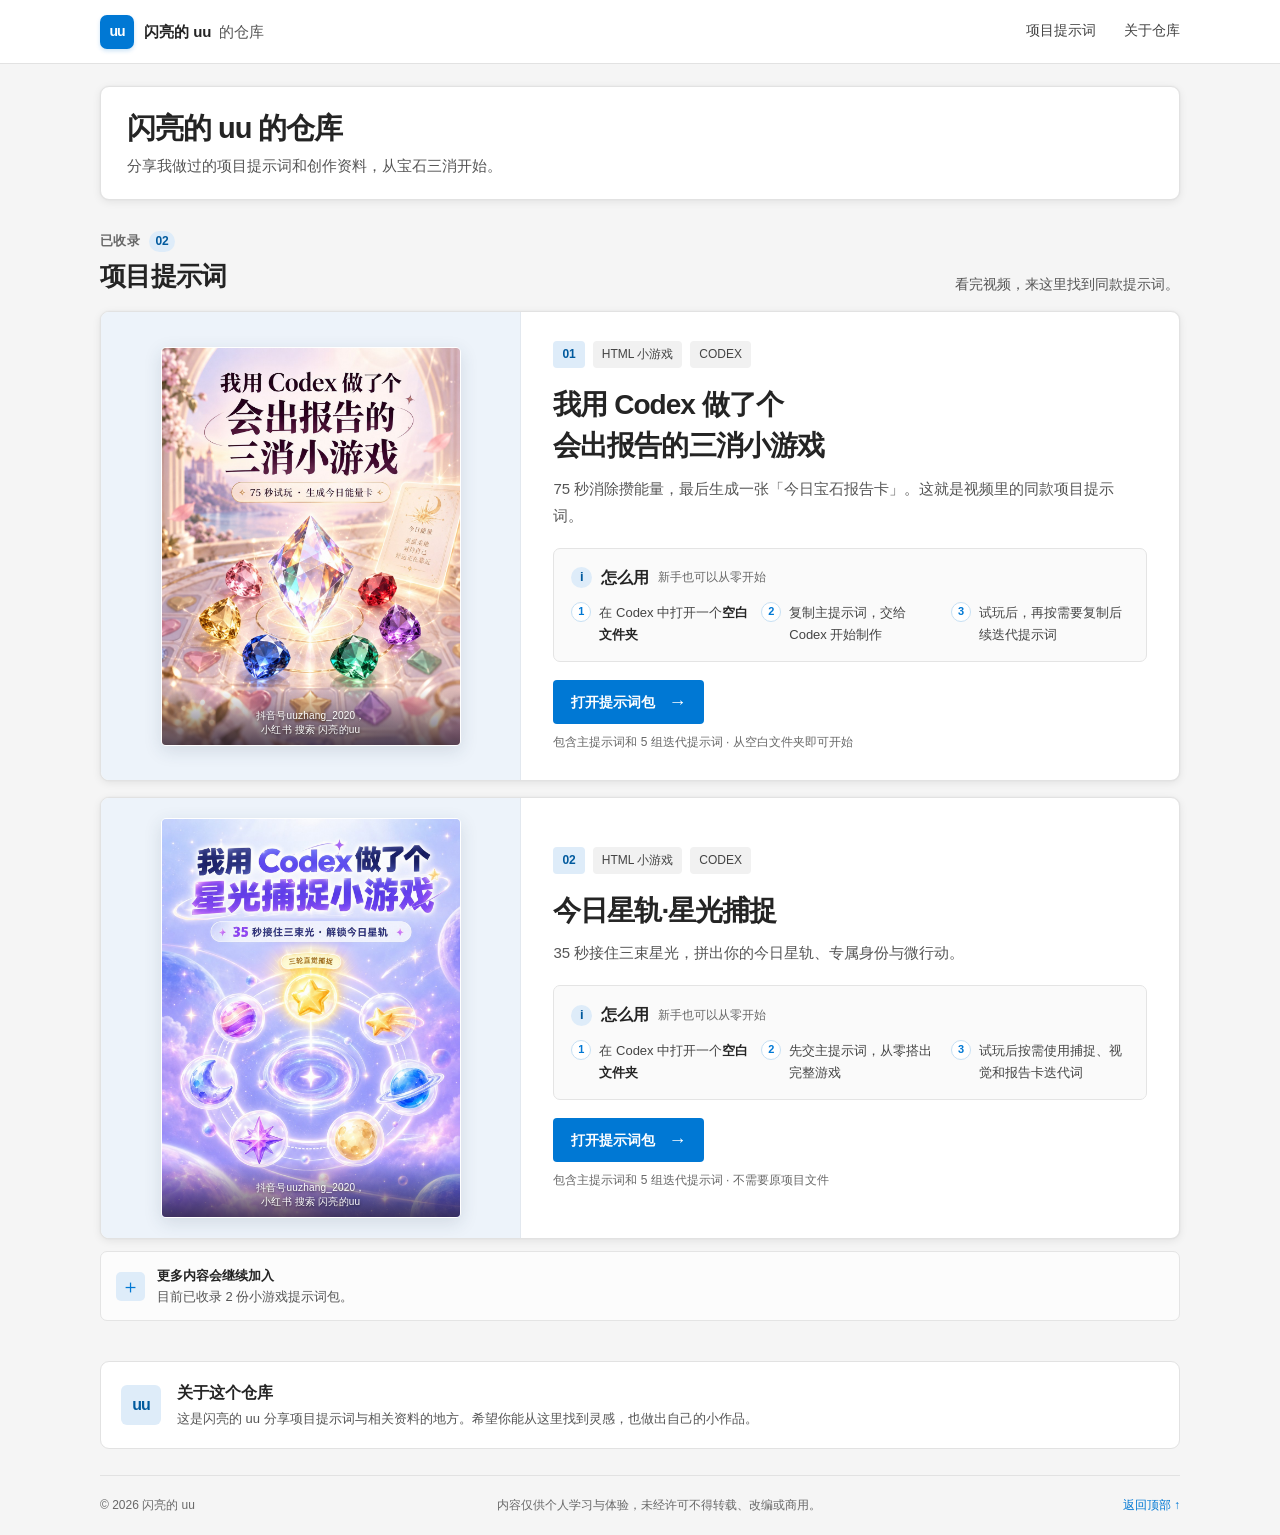
<file: index.html>
<!doctype html>
<html lang="zh-CN">
<head>
  <meta charset="utf-8">
  <meta name="viewport" content="width=device-width, initial-scale=1">
  <meta name="theme-color" content="#f5f5f5">
  <meta name="description" content="闪亮的 uu 的仓库：分享项目提示词、创作资料和从零复现的方法。">
  <title>闪亮的 uu 的仓库</title>
  <link rel="stylesheet" href="./fluent.css">
</head>
<body id="top">
  <header class="topbar">
    <div class="container topbar-inner">
      <a class="brand" href="./index.html" aria-label="闪亮的 uu 的仓库首页">
        <span class="brand-mark" aria-hidden="true">uu</span>
        <span class="brand-name">闪亮的 uu <span>的仓库</span></span>
      </a>
      <nav class="top-nav" aria-label="主导航">
        <a href="#projects">项目提示词</a>
        <a href="#about">关于仓库</a>
      </nav>
    </div>
  </header>

  <main class="container">
    <section class="welcome surface" aria-labelledby="page-title">
      <h1 id="page-title">闪亮的 uu 的仓库</h1>
      <p class="welcome-description">分享我做过的项目提示词和创作资料，从宝石三消开始。</p>
    </section>

    <section class="projects" id="projects" aria-labelledby="projects-title">
      <div class="section-heading">
        <div>
          <p class="eyebrow">已收录 <span class="count-pill">02</span></p>
          <h2 id="projects-title">项目提示词</h2>
        </div>
        <p class="section-description">看完视频，来这里找到同款提示词。</p>
      </div>

      <article class="project-card surface">
        <figure class="project-cover">
          <div class="cover-frame">
            <img src="./assets/gem-game-cover-3x4.jpg" alt="短视频封面：我用 Codex 做了个会出报告的三消小游戏">
            <div class="cover-watermark" aria-label="抖音号 uuzhang_2020，小红书搜索 闪亮的 uu">
              <span>抖音号uuzhang_2020，</span>
              <span>小红书 搜索 闪亮的uu</span>
            </div>
          </div>
        </figure>
        <div class="project-content">
          <div class="project-tags"><span>01</span><span>HTML 小游戏</span><span>CODEX</span></div>
          <h3>我用 Codex 做了个<br>会出报告的三消小游戏</h3>
          <p class="project-description">75 秒消除攒能量，最后生成一张「今日宝石报告卡」。这就是视频里的同款项目提示词。</p>

          <div class="how-to" aria-labelledby="howto-title">
            <div class="how-to-heading"><span class="how-to-icon" aria-hidden="true">i</span><h4 id="howto-title">怎么用</h4><span>新手也可以从零开始</span></div>
            <ol>
              <li><span>1</span><p>在 Codex 中打开一个<strong>空白文件夹</strong></p></li>
              <li><span>2</span><p>复制主提示词，交给 Codex 开始制作</p></li>
              <li><span>3</span><p>试玩后，再按需要复制后续迭代提示词</p></li>
            </ol>
          </div>

          <a class="button button-primary" href="./gem-match.html">打开提示词包 <span aria-hidden="true">→</span></a>
          <p class="project-footnote">包含主提示词和 5 组迭代提示词 · 从空白文件夹即可开始</p>
        </div>
      </article>

      <article class="project-card surface">
        <figure class="project-cover">
          <div class="cover-frame">
            <img src="./assets/today-star-orbit-cover-3x4.jpg" alt="短视频封面：我用 Codex 做了个星光捕捉小游戏">
            <div class="cover-watermark" aria-label="抖音号 uuzhang_2020，小红书搜索 闪亮的 uu">
              <span>抖音号uuzhang_2020，</span>
              <span>小红书 搜索 闪亮的uu</span>
            </div>
          </div>
        </figure>
        <div class="project-content">
          <div class="project-tags"><span>02</span><span>HTML 小游戏</span><span>CODEX</span></div>
          <h3>今日星轨·星光捕捉</h3>
          <p class="project-description">35 秒接住三束星光，拼出你的今日星轨、专属身份与微行动。</p>

          <div class="how-to" aria-labelledby="orbit-howto-title">
            <div class="how-to-heading"><span class="how-to-icon" aria-hidden="true">i</span><h4 id="orbit-howto-title">怎么用</h4><span>新手也可以从零开始</span></div>
            <ol>
              <li><span>1</span><p>在 Codex 中打开一个<strong>空白文件夹</strong></p></li>
              <li><span>2</span><p>先交主提示词，从零搭出完整游戏</p></li>
              <li><span>3</span><p>试玩后按需使用捕捉、视觉和报告卡迭代词</p></li>
            </ol>
          </div>

          <a class="button button-primary" href="./today-star-orbit.html">打开提示词包 <span aria-hidden="true">→</span></a>
          <p class="project-footnote">包含主提示词和 5 组迭代提示词 · 不需要原项目文件</p>
        </div>
      </article>
      <div class="future-note"><span class="future-icon" aria-hidden="true">＋</span><p><strong>更多内容会继续加入</strong><br><span>目前已收录 2 份小游戏提示词包。</span></p></div>
    </section>

    <section class="about surface" id="about">
      <div class="about-mark" aria-hidden="true">uu</div>
      <div><h2>关于这个仓库</h2><p>这是闪亮的 uu 分享项目提示词与相关资料的地方。希望你能从这里找到灵感，也做出自己的小作品。</p></div>
    </section>
  </main>

  <footer class="container footer">
    <span>© 2026 闪亮的 uu</span>
    <span>内容仅供个人学习与体验，未经许可不得转载、改编或商用。</span>
    <a href="#top">返回顶部 ↑</a>
  </footer>
</body>
</html>
</file>
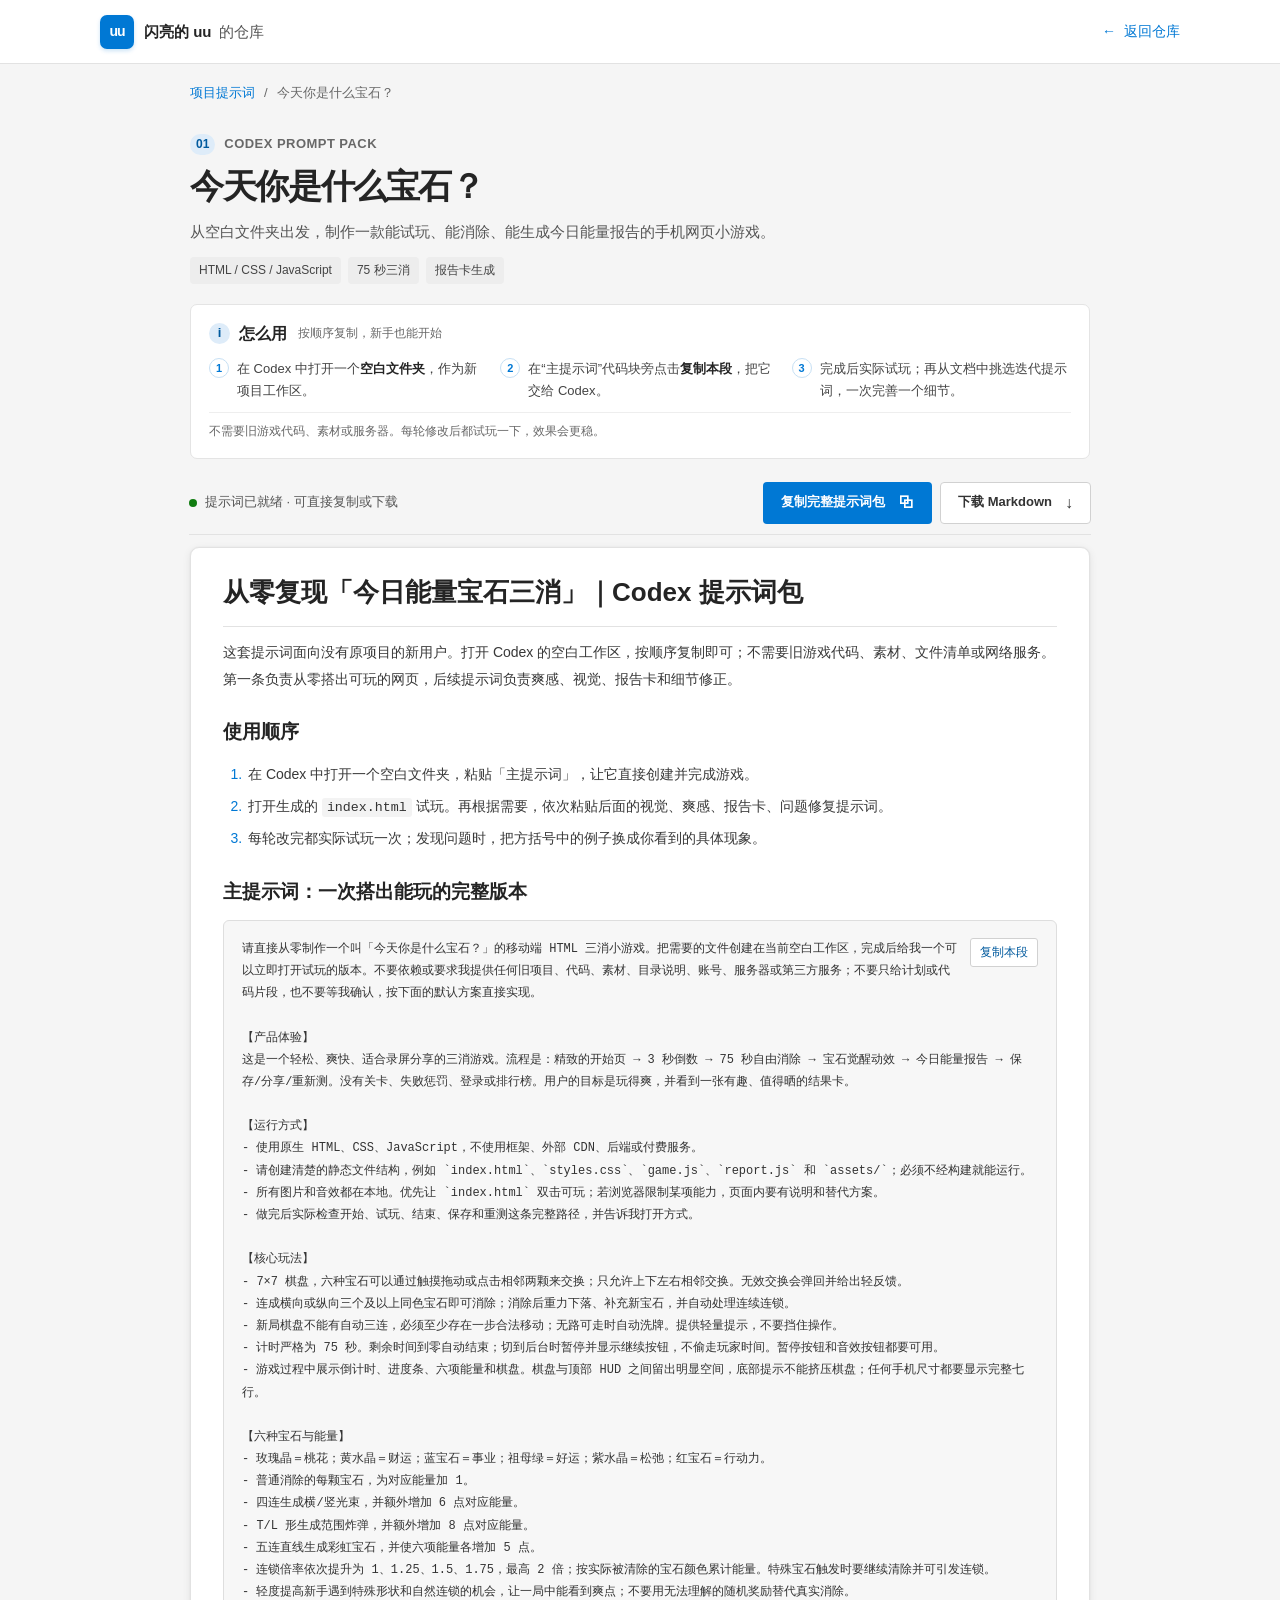
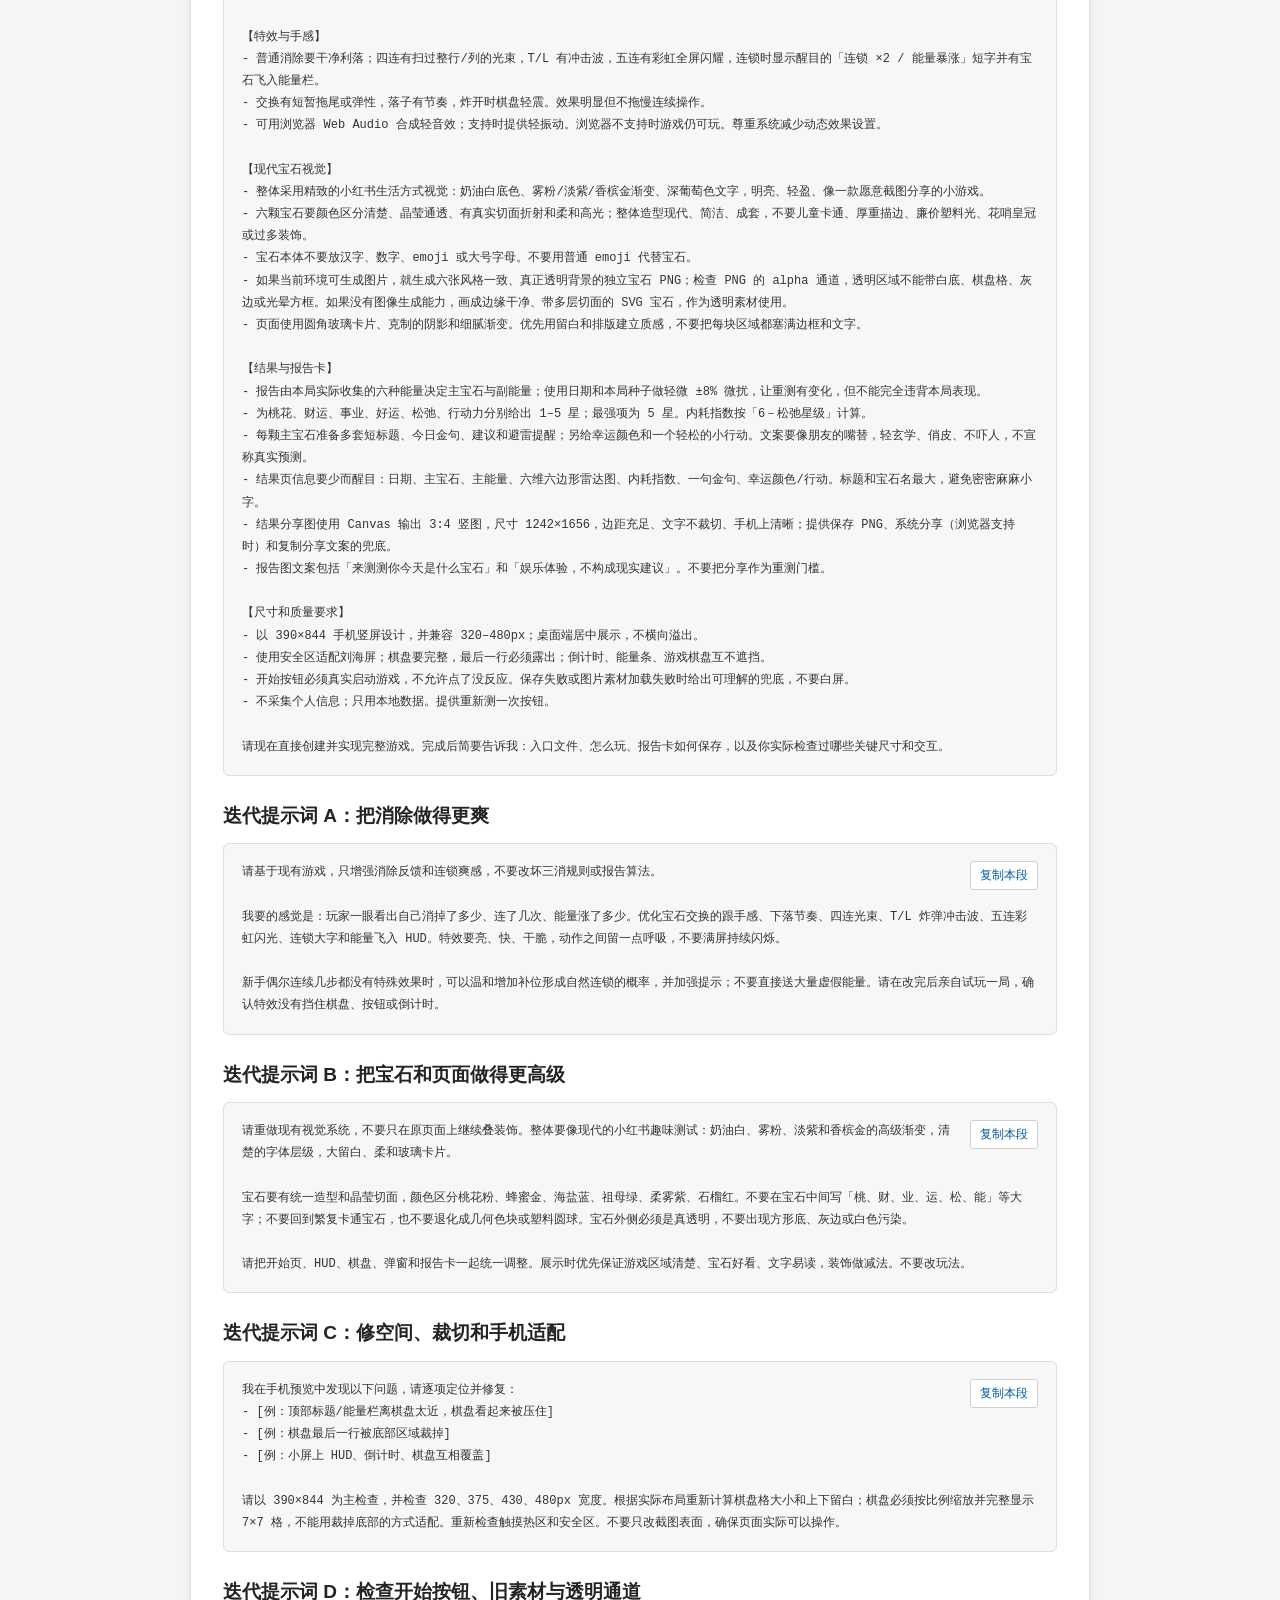
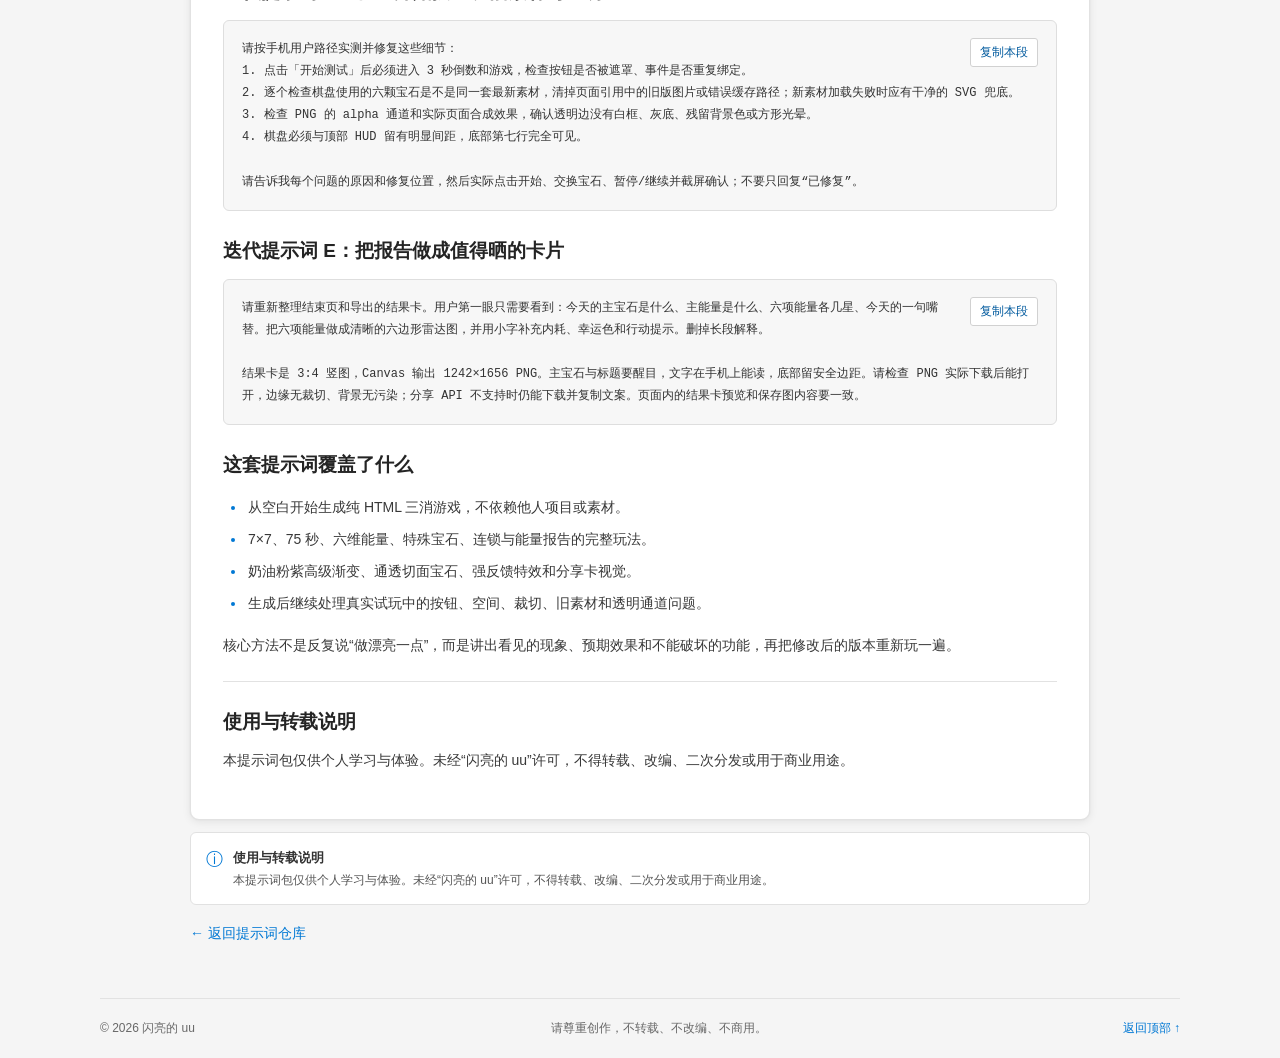
<file: gem-match.html>
<!doctype html>
<html lang="zh-CN">
<head>
  <meta charset="utf-8">
  <meta name="viewport" content="width=device-width, initial-scale=1">
  <meta name="theme-color" content="#f5f5f5">
  <meta name="description" content="在线阅读、复制或下载今日能量宝石三消 Codex 提示词包。">
  <title>今天你是什么宝石？· 闪亮的 uu</title>
  <link rel="stylesheet" href="./fluent.css">
</head>
<body id="top" class="prompt-page">
  <header class="topbar">
    <div class="container topbar-inner">
      <a class="brand" href="./index.html" aria-label="返回闪亮的 uu 的仓库">
        <span class="brand-mark" aria-hidden="true">uu</span>
        <span class="brand-name">闪亮的 uu <span>的仓库</span></span>
      </a>
      <a class="back-link" href="./index.html"><span aria-hidden="true">←</span> 返回仓库</a>
    </div>
  </header>

  <main class="container prompt-container">
    <nav class="breadcrumb" aria-label="面包屑"><a href="./index.html">项目提示词</a><span>/</span><span>今天你是什么宝石？</span></nav>
    <section class="prompt-heading">
      <p class="eyebrow"><span class="count-pill">01</span> CODEX PROMPT PACK</p>
      <h1>今天你是什么宝石？</h1>
      <p>从空白文件夹出发，制作一款能试玩、能消除、能生成今日能量报告的手机网页小游戏。</p>
      <div class="prompt-tags"><span>HTML / CSS / JavaScript</span><span>75 秒三消</span><span>报告卡生成</span></div>
    </section>

    <section class="how-to how-to-detail" aria-labelledby="detail-howto-title">
      <div class="how-to-heading"><span class="how-to-icon" aria-hidden="true">i</span><h2 id="detail-howto-title">怎么用</h2><span>按顺序复制，新手也能开始</span></div>
      <ol>
        <li><span>1</span><p>在 Codex 中打开一个<strong>空白文件夹</strong>，作为新项目工作区。</p></li>
        <li><span>2</span><p>在“主提示词”代码块旁点击<strong>复制本段</strong>，把它交给 Codex。</p></li>
        <li><span>3</span><p>完成后实际试玩；再从文档中挑选迭代提示词，一次完善一个细节。</p></li>
      </ol>
      <p class="how-to-tip">不需要旧游戏代码、素材或服务器。每轮修改后都试玩一下，效果会更稳。</p>
    </section>

    <section class="prompt-tools" aria-label="提示词操作">
      <div class="load-status"><span class="status-dot"></span><span id="load-status">正在准备提示词…</span></div>
      <div class="tool-buttons">
        <button class="button button-primary" id="copy-prompt" type="button" disabled>复制完整提示词包 <span aria-hidden="true">⧉</span></button>
        <a class="button button-secondary" href="./prompts/gem-match.md" download>下载 Markdown <span aria-hidden="true">↓</span></a>
      </div>
    </section>

    <article class="prompt-document surface" id="prompt-document" aria-live="polite">
      <div class="document-loading"><span class="loading-icon" aria-hidden="true">✦</span><p>提示词正在加载…</p></div>
    </article>

    <aside class="rights-note"><span class="rights-icon" aria-hidden="true">ⓘ</span><p><strong>使用与转载说明</strong><br>本提示词包仅供个人学习与体验。未经“闪亮的 uu”许可，不得转载、改编、二次分发或用于商业用途。</p></aside>
    <a class="bottom-back" href="./index.html">← 返回提示词仓库</a>
  </main>

  <div class="toast" id="toast" role="status" aria-live="polite"></div>
  <footer class="container footer">
    <span>© 2026 闪亮的 uu</span>
    <span>请尊重创作，不转载、不改编、不商用。</span>
    <a href="#top">返回顶部 ↑</a>
  </footer>
  <script src="./app.js" defer></script>
</body>
</html>
</file>
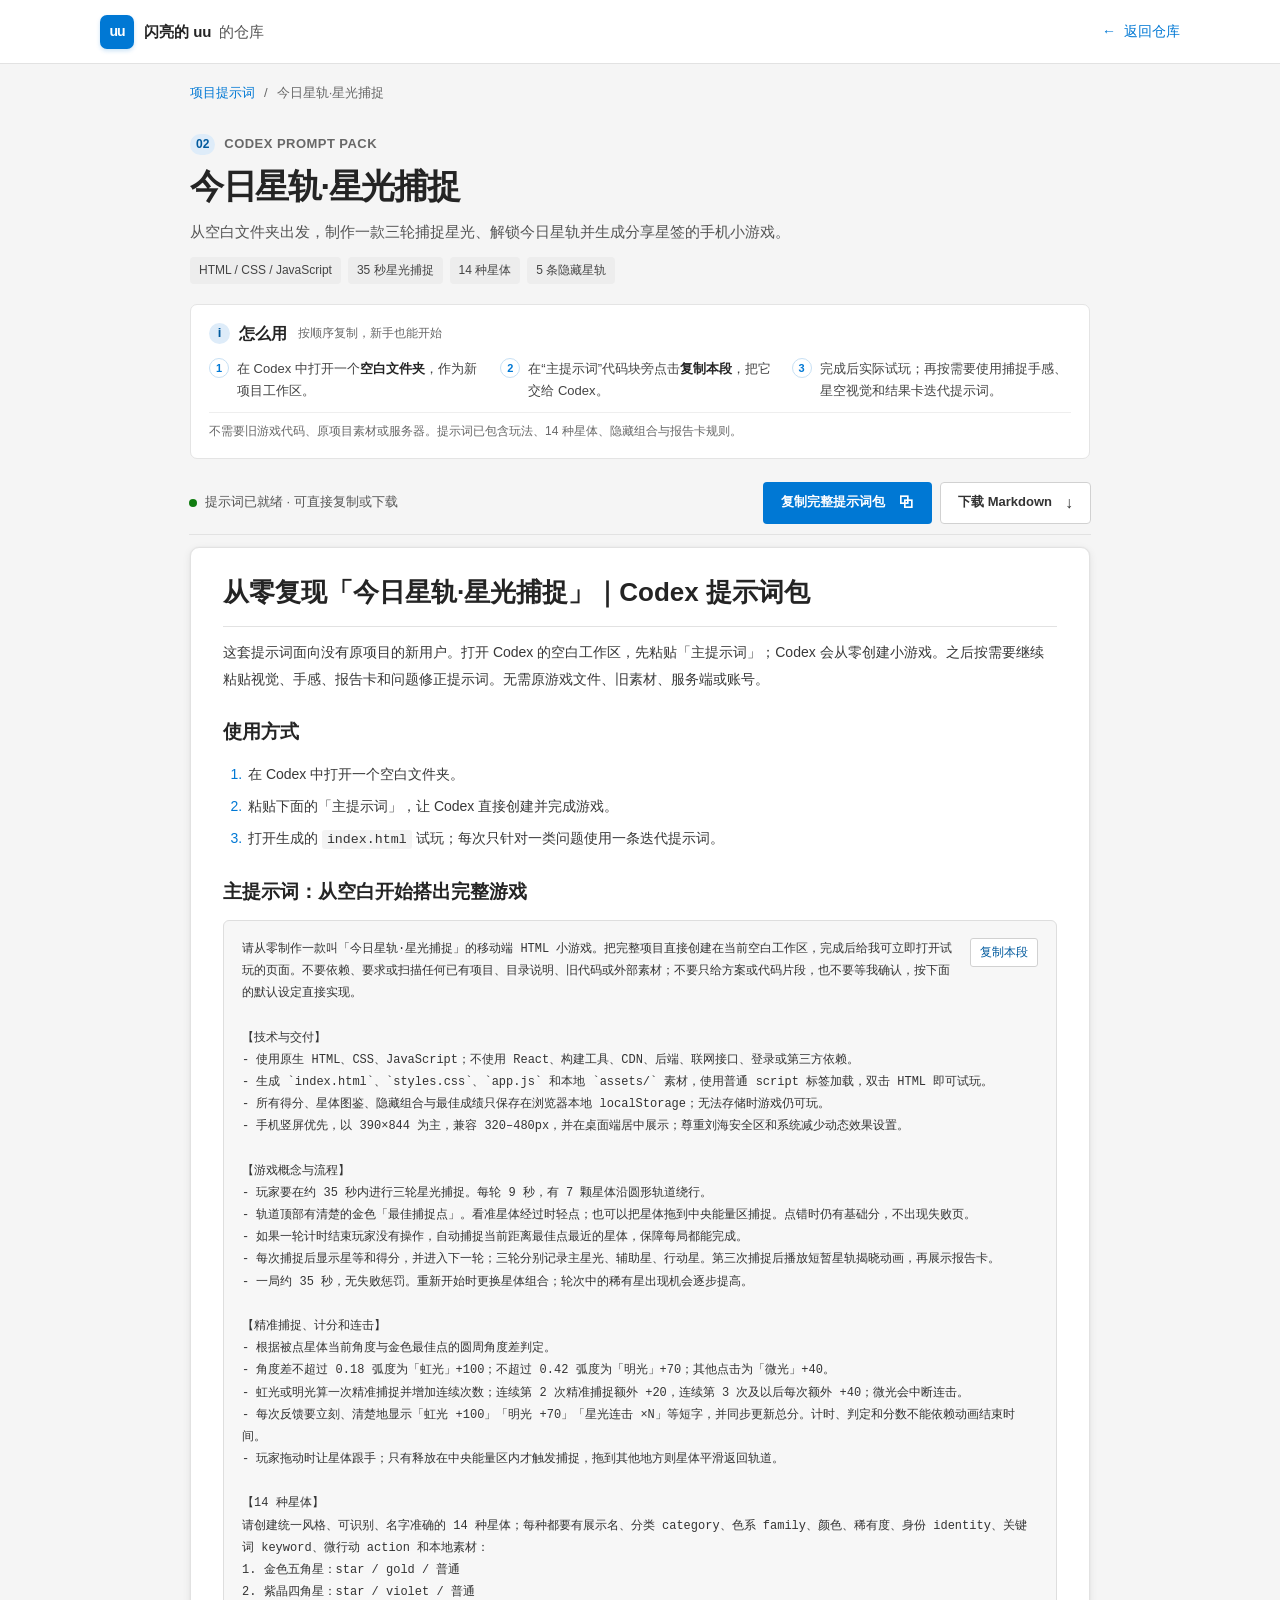
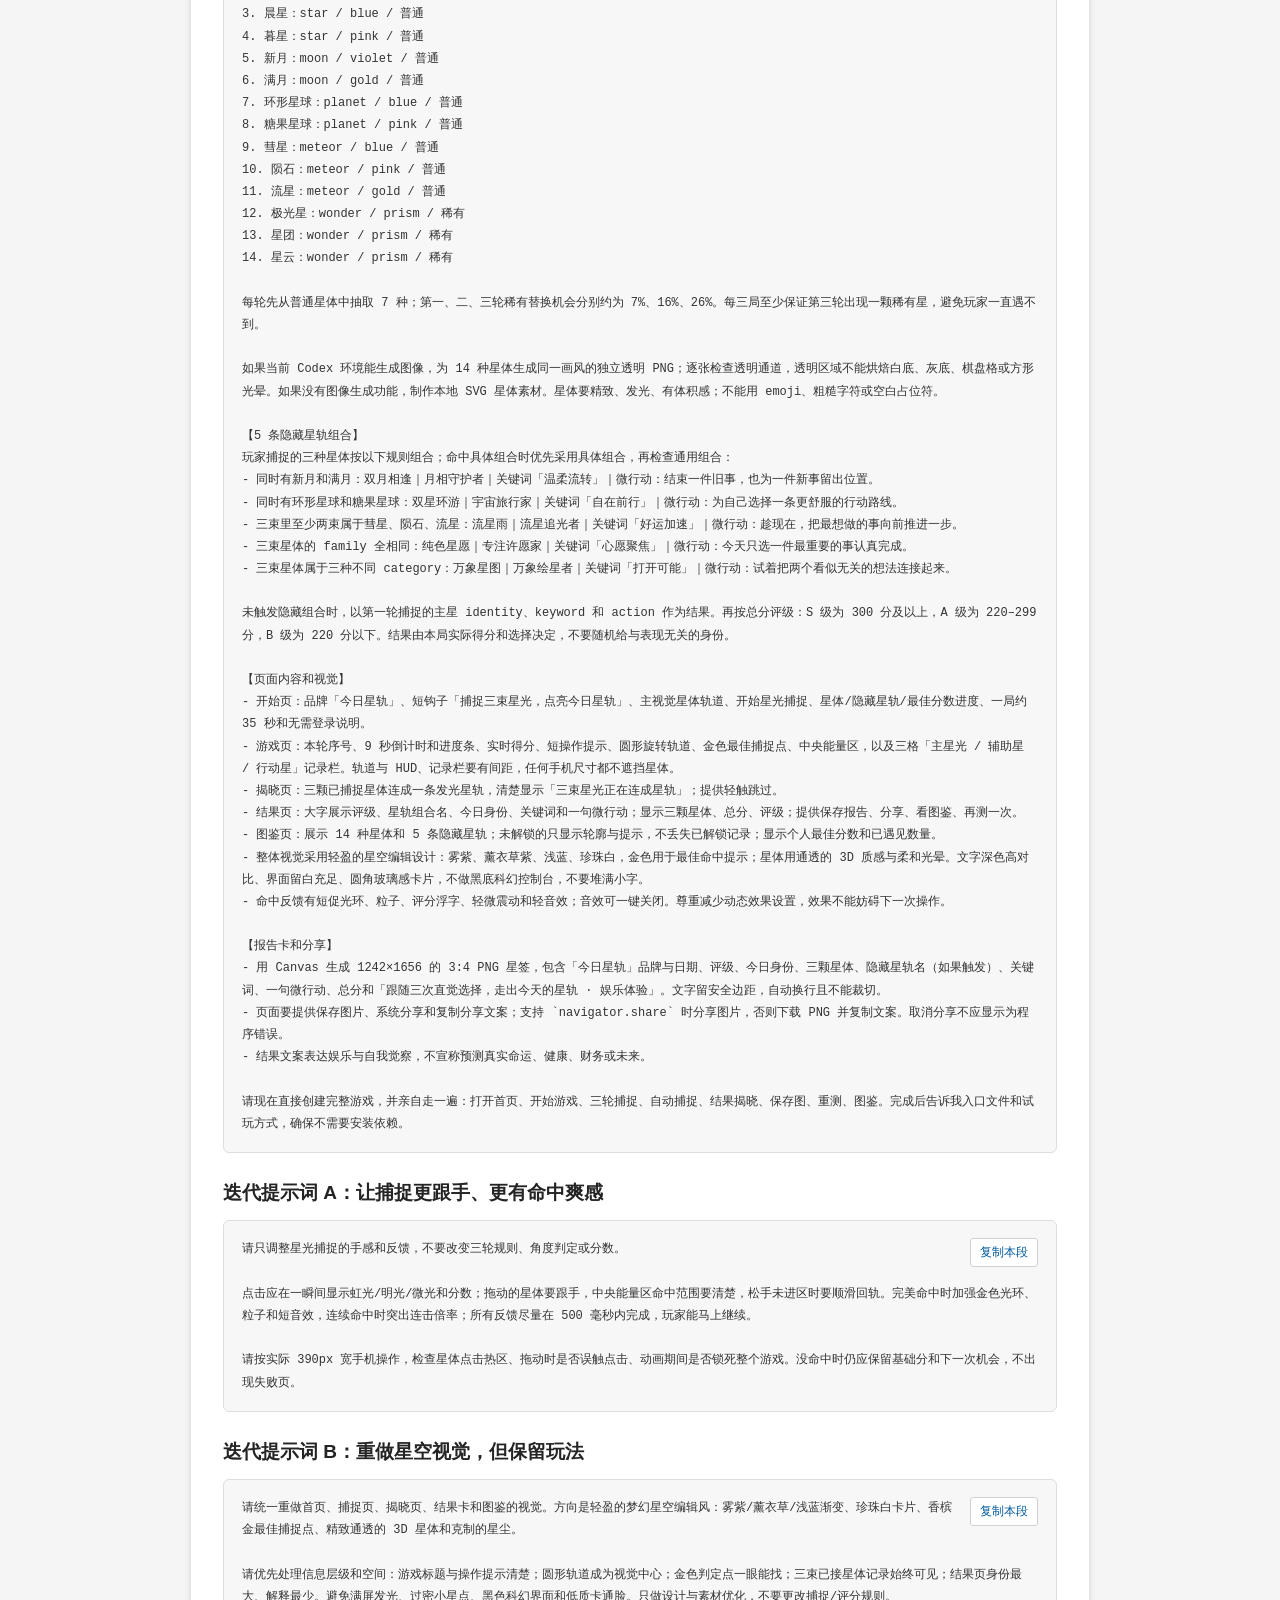
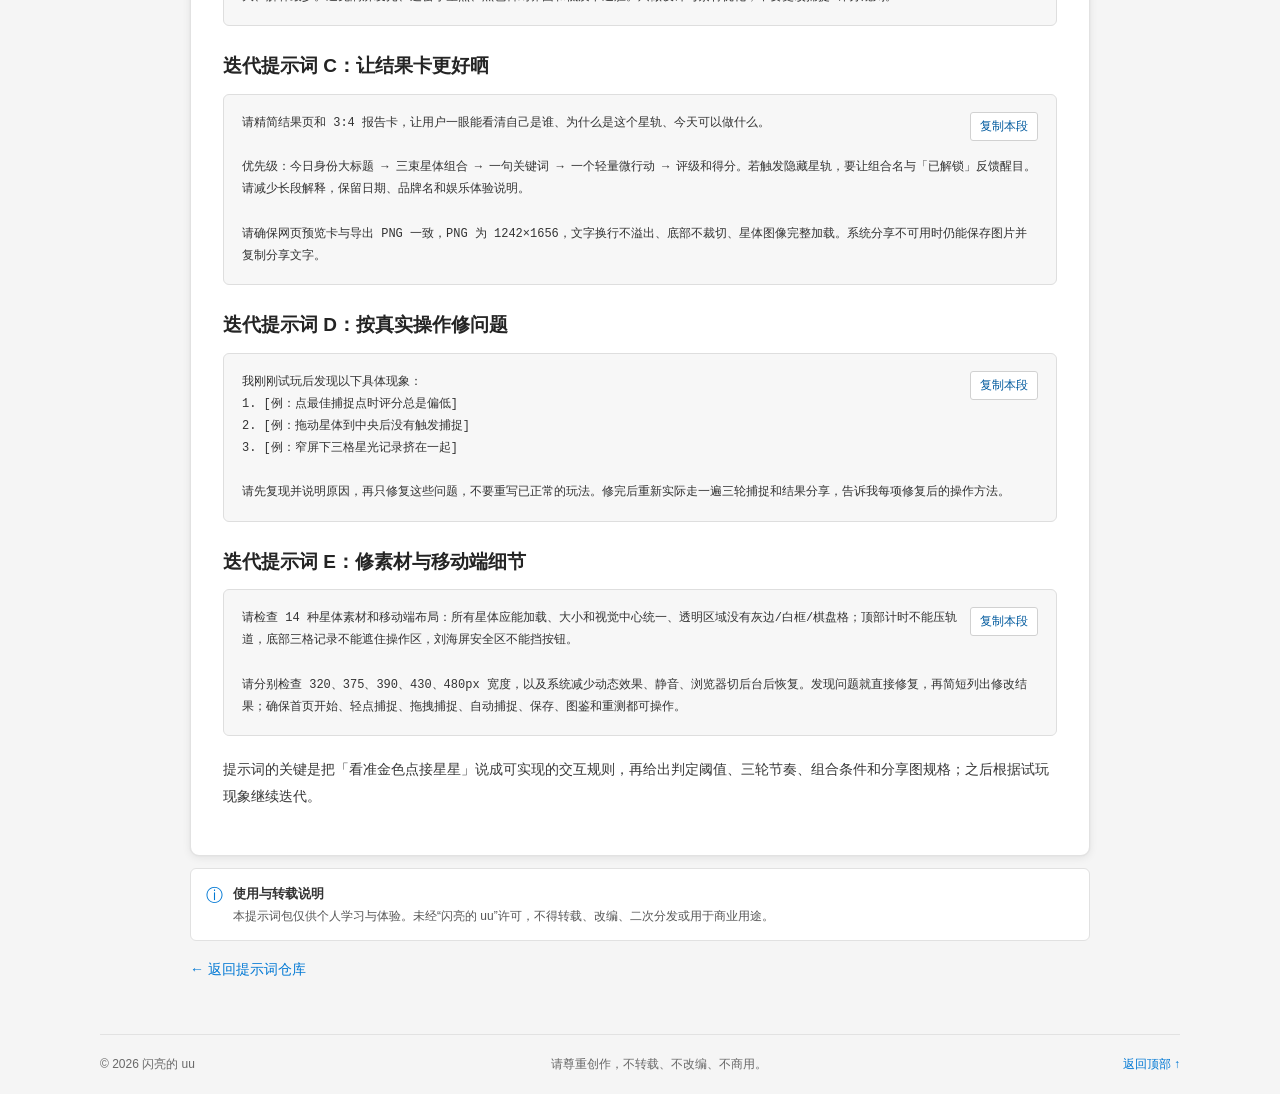
<file: today-star-orbit.html>
<!doctype html>
<html lang="zh-CN">
<head>
  <meta charset="utf-8">
  <meta name="viewport" content="width=device-width, initial-scale=1">
  <meta name="theme-color" content="#f5f5f5">
  <meta name="description" content="在线阅读、复制或下载「今日星轨·星光捕捉」Codex 提示词包。">
  <title>今日星轨·星光捕捉｜闪亮的 uu</title>
  <link rel="stylesheet" href="./fluent.css">
</head>
<body id="top" class="prompt-page" data-prompt-source="./prompts/today-star-orbit.md">
  <header class="topbar">
    <div class="container topbar-inner">
      <a class="brand" href="./index.html" aria-label="返回闪亮的 uu 的仓库">
        <span class="brand-mark" aria-hidden="true">uu</span>
        <span class="brand-name">闪亮的 uu <span>的仓库</span></span>
      </a>
      <a class="back-link" href="./index.html"><span aria-hidden="true">←</span> 返回仓库</a>
    </div>
  </header>

  <main class="container prompt-container">
    <nav class="breadcrumb" aria-label="面包屑"><a href="./index.html">项目提示词</a><span>/</span><span>今日星轨·星光捕捉</span></nav>
    <section class="prompt-heading">
      <p class="eyebrow"><span class="count-pill">02</span> CODEX PROMPT PACK</p>
      <h1>今日星轨·星光捕捉</h1>
      <p>从空白文件夹出发，制作一款三轮捕捉星光、解锁今日星轨并生成分享星签的手机小游戏。</p>
      <div class="prompt-tags"><span>HTML / CSS / JavaScript</span><span>35 秒星光捕捉</span><span>14 种星体</span><span>5 条隐藏星轨</span></div>
    </section>

    <section class="how-to how-to-detail" aria-labelledby="detail-howto-title">
      <div class="how-to-heading"><span class="how-to-icon" aria-hidden="true">i</span><h2 id="detail-howto-title">怎么用</h2><span>按顺序复制，新手也能开始</span></div>
      <ol>
        <li><span>1</span><p>在 Codex 中打开一个<strong>空白文件夹</strong>，作为新项目工作区。</p></li>
        <li><span>2</span><p>在“主提示词”代码块旁点击<strong>复制本段</strong>，把它交给 Codex。</p></li>
        <li><span>3</span><p>完成后实际试玩；再按需要使用捕捉手感、星空视觉和结果卡迭代提示词。</p></li>
      </ol>
      <p class="how-to-tip">不需要旧游戏代码、原项目素材或服务器。提示词已包含玩法、14 种星体、隐藏组合与报告卡规则。</p>
    </section>

    <section class="prompt-tools" aria-label="提示词操作">
      <div class="load-status"><span class="status-dot"></span><span id="load-status">正在准备提示词…</span></div>
      <div class="tool-buttons">
        <button class="button button-primary" id="copy-prompt" type="button" disabled>复制完整提示词包 <span aria-hidden="true">⧉</span></button>
        <a class="button button-secondary" href="./prompts/today-star-orbit.md" download>下载 Markdown <span aria-hidden="true">↓</span></a>
      </div>
    </section>

    <article class="prompt-document surface" id="prompt-document" aria-live="polite">
      <div class="document-loading"><span class="loading-icon" aria-hidden="true">✦</span><p>提示词正在加载…</p></div>
    </article>

    <aside class="rights-note"><span class="rights-icon" aria-hidden="true">ⓘ</span><p><strong>使用与转载说明</strong><br>本提示词包仅供个人学习与体验。未经“闪亮的 uu”许可，不得转载、改编、二次分发或用于商业用途。</p></aside>
    <a class="bottom-back" href="./index.html">← 返回提示词仓库</a>
  </main>

  <div class="toast" id="toast" role="status" aria-live="polite"></div>
  <footer class="container footer">
    <span>© 2026 闪亮的 uu</span>
    <span>请尊重创作，不转载、不改编、不商用。</span>
    <a href="#top">返回顶部 ↑</a>
  </footer>
  <script src="./app.js" defer></script>
</body>
</html>
</file>
<file: fluent.css>
:root {
  color-scheme: light;
  --page: #f5f5f5;
  --surface: #fff;
  --ink: #242424;
  --muted: #555;
  --subtle: #686868;
  --line: #e2e2e2;
  --blue: #0078d4;
  --blue-hover: #106ebe;
  --blue-soft: #eff6fc;
  --blue-line: #c7e0f4;
  --radius: 9px;
  --shadow: 0 2px 8px rgba(0, 0, 0, .08), 0 0 2px rgba(0, 0, 0, .06);
  font-family: "Segoe UI", "Segoe UI Variable", "Microsoft YaHei UI", "Microsoft YaHei", sans-serif;
}

* { box-sizing: border-box; }
html { scroll-behavior: smooth; }
body { margin: 0; color: var(--ink); background: var(--page); font-size: 15px; line-height: 1.6; -webkit-font-smoothing: antialiased; }
button, a { font: inherit; }
a { color: var(--blue); }
.container { width: min(1080px, calc(100% - 48px)); margin-inline: auto; }
.surface { background: var(--surface); border: 1px solid var(--line); border-radius: var(--radius); box-shadow: var(--shadow); }

.topbar { height: 64px; background: #fff; border-bottom: 1px solid var(--line); }
.topbar-inner { height: 100%; display: flex; align-items: center; justify-content: space-between; }
.brand { display: inline-flex; align-items: center; gap: 10px; color: var(--ink); text-decoration: none; }
.brand-mark { display: grid; place-items: center; width: 34px; height: 34px; border-radius: 7px; background: var(--blue); color: #fff; font-size: 14px; font-weight: 700; letter-spacing: -1px; box-shadow: 0 2px 4px #0078d433; }
.brand-name { font-size: 15px; font-weight: 600; }
.brand-name span { margin-left: 3px; color: var(--muted); font-weight: 400; }
.top-nav { display: flex; align-items: center; gap: 28px; height: 100%; }
.top-nav a, .back-link { height: 100%; display: inline-flex; align-items: center; color: #424242; text-decoration: none; font-size: 14px; }
.top-nav a { border-bottom: 2px solid transparent; }
.top-nav a:hover, .top-nav a:focus-visible { color: var(--blue); border-color: var(--blue); }
.back-link { height: auto; gap: 8px; color: var(--blue); }

/* A quiet welcome area: title and one-line description only. */
.welcome { margin-top: 22px; padding: 22px 26px 20px; }
.welcome h1 { margin: 0; font-size: 29px; line-height: 1.35; letter-spacing: -.035em; font-weight: 650; }
.welcome-description { margin: 5px 0 0; color: var(--muted); font-size: 15px; line-height: 1.7; }

.projects { padding: 31px 0 26px; }
.section-heading { display: flex; align-items: end; justify-content: space-between; margin-bottom: 14px; }
.section-heading .eyebrow { margin: 0 0 4px; }
.eyebrow { margin: 0 0 12px; display: flex; align-items: center; gap: 9px; color: var(--subtle); font-size: 13px; font-weight: 600; letter-spacing: .035em; }
.count-pill { min-width: 25px; height: 21px; display: inline-grid; place-items: center; padding: 0 6px; border-radius: 11px; color: #005a9e; background: #deecf9; font-size: 12px; letter-spacing: 0; }
.section-heading h2 { margin: 0; font-size: 26px; font-weight: 600; letter-spacing: -.025em; }
.section-description { margin: 0 1px 2px 16px; color: var(--muted); text-align: right; font-size: 14px; }

.project-card { display: grid; grid-template-columns: minmax(290px, .78fr) minmax(0, 1.22fr); min-height: 0; overflow: hidden; }
.project-card + .project-card { margin-top: 16px; }
.project-cover { position: relative; display: flex; align-items: center; justify-content: center; margin: 0; padding: 20px; background: #edf3fa; border-right: 1px solid #e2e8ef; }
.cover-frame { position: relative; width: min(100%, 300px); overflow: hidden; border: 1px solid #fff; border-radius: 5px; box-shadow: 0 5px 18px #263b5222; }
.cover-frame img { display: block; width: 100%; height: auto; aspect-ratio: 3 / 4; object-fit: cover; }
.cover-watermark { position: absolute; right: 0; bottom: 0; left: 0; display: grid; gap: 1px; padding: 19px 8px 8px; background: linear-gradient(180deg, transparent 0%, #21172bbd 100%); color: #fff; text-align: center; text-shadow: 0 1px 3px #0009; font-size: 10px; line-height: 1.35; letter-spacing: .02em; }
.project-content { padding: 29px 32px 28px; align-self: center; }
.project-tags { display: flex; flex-wrap: wrap; align-items: center; gap: 8px; }
.project-tags span { padding: 4px 9px; border-radius: 4px; background: #f1f1f1; color: #444; font-size: 12px; }
.project-tags span:first-child { color: #005a9e; background: #deecf9; font-weight: 700; }
.project-content h3 { margin: 17px 0 8px; font-size: 28px; line-height: 1.45; font-weight: 600; letter-spacing: -.035em; }
.project-description { max-width: 570px; margin: 0 0 19px; color: var(--muted); font-size: 15px; line-height: 1.8; }
.how-to { padding: 16px 17px; border: 1px solid #e4e4e4; border-radius: 7px; background: #fafafa; }
.how-to-heading { display: flex; align-items: center; gap: 9px; margin-bottom: 12px; }
.how-to-icon { flex: 0 0 auto; display: grid; place-items: center; width: 21px; height: 21px; border-radius: 50%; color: #005a9e; background: #deecf9; font-size: 13px; font-weight: 700; font-style: normal; }
.how-to-heading h4, .how-to-heading h2 { margin: 0; font-size: 16px; font-weight: 600; }
.how-to-heading>span:last-child { color: var(--subtle); font-size: 12px; }
.how-to ol { display: grid; grid-template-columns: repeat(3, 1fr); gap: 12px; margin: 0; padding: 0; list-style: none; }
.how-to li { display: grid; grid-template-columns: 21px 1fr; gap: 7px; align-items: start; }
.how-to li>span { display: grid; place-items: center; width: 20px; height: 20px; border-radius: 50%; color: var(--blue); background: white; border: 1px solid var(--blue-line); font-size: 11px; font-weight: 600; }
.how-to li p { margin: 0; color: #444; font-size: 13px; line-height: 1.65; }
.how-to li strong { color: #252525; font-weight: 650; }
.button { min-height: 44px; padding: 0 17px; display: inline-flex; align-items: center; justify-content: center; gap: 13px; border: 1px solid transparent; border-radius: 4px; font-size: 14px; font-weight: 600; text-decoration: none; cursor: pointer; transition: background-color .15s ease, box-shadow .15s ease; }
.button-primary { color: white; background: var(--blue); }
.button-primary:hover, .button-primary:focus-visible { background: var(--blue-hover); box-shadow: 0 2px 5px #0002; }
.project-content>.button { margin-top: 18px; }
.project-content>.button span { font-size: 18px; }
.project-footnote { margin: 9px 0 0; color: var(--subtle); font-size: 12px; }
.future-note { display: flex; align-items: center; gap: 12px; margin-top: 12px; padding: 13px 15px; border: 1px solid #e4e4e4; border-radius: 7px; background: #ffffffba; }
.future-icon { flex: 0 0 auto; display: grid; place-items: center; width: 29px; height: 29px; color: var(--blue); background: #deecf9; border-radius: 5px; font-size: 19px; }
.future-note p { margin: 0; font-size: 13px; line-height: 1.65; }
.future-note strong { font-weight: 600; }
.future-note p span { color: var(--muted); }
.about { display: flex; align-items: center; gap: 16px; margin: 14px 0 26px; padding: 18px 20px; box-shadow: none; }
.about-mark { flex: 0 0 auto; width: 40px; height: 40px; display: grid; place-items: center; border-radius: 6px; color: #005a9e; background: #deecf9; font-size: 16px; font-weight: 700; letter-spacing: -1px; }
.about h2 { margin: 0 0 3px; font-size: 16px; font-weight: 600; }
.about p { margin: 0; color: var(--muted); font-size: 13px; }
.footer { min-height: 60px; display: flex; align-items: center; justify-content: space-between; gap: 15px; border-top: 1px solid var(--line); color: var(--subtle); font-size: 12px; }
.footer a { color: var(--blue); text-decoration: none; white-space: nowrap; }

/* Prompt reader */
.prompt-container { max-width: 900px; padding-top: 19px; padding-bottom: 36px; }
.breadcrumb { display: flex; align-items: center; gap: 9px; color: var(--subtle); font-size: 13px; }
.breadcrumb a { color: var(--blue); text-decoration: none; }
.prompt-heading { padding: 30px 0 20px; }
.prompt-heading .eyebrow { margin-bottom: 9px; }
.prompt-heading h1 { margin: 0 0 8px; font-size: 34px; line-height: 1.35; font-weight: 600; letter-spacing: -.04em; }
.prompt-heading>p:not(.eyebrow) { max-width: 670px; margin: 0; color: var(--muted); font-size: 15px; line-height: 1.8; }
.prompt-tags { display: flex; flex-wrap: wrap; gap: 7px; margin-top: 12px; }
.prompt-tags span { padding: 4px 9px; border-radius: 4px; background: #ededed; color: #444; font-size: 12px; }
.how-to-detail { margin-bottom: 13px; padding: 16px 18px; background: #fff; }
.how-to-detail .how-to-heading { margin-bottom: 12px; }
.how-to-detail .how-to-heading h2 { font-size: 16px; }
.how-to-detail .how-to-heading>span:last-child { margin-left: 2px; }
.how-to-detail ol { grid-template-columns: repeat(3, 1fr); }
.how-to-detail li p { font-size: 13px; }
.how-to-tip { margin: 11px 0 0; padding-top: 9px; border-top: 1px solid #eee; color: var(--subtle); font-size: 12px; }
.prompt-tools { position: sticky; top: 0; z-index: 5; display: flex; align-items: center; justify-content: space-between; gap: 14px; margin: 0 -1px 12px; padding: 10px 0; background: #f5f5f5ee; border-bottom: 1px solid var(--line); backdrop-filter: blur(10px); }
.load-status { display: flex; align-items: center; gap: 8px; color: var(--muted); font-size: 13px; }
.load-status .status-dot { flex: 0 0 auto; width: 8px; height: 8px; background: #107c10; border-radius: 50%; }
.tool-buttons { display: flex; gap: 8px; }
.tool-buttons .button { min-height: 42px; font-size: 13px; }
.tool-buttons .button span { font-size: 16px; }
.button:disabled { cursor: wait; opacity: .55; }
.button-secondary { color: #333; background: white; border-color: #d1d1d1; }
.button-secondary:hover { background: #f8f8f8; border-color: #bdbdbd; }
.prompt-document { padding: 26px 32px 36px; overflow: hidden; }
.prompt-document h1 { margin: 0 0 12px; padding-bottom: 15px; border-bottom: 1px solid var(--line); font-size: 26px; line-height: 1.45; font-weight: 600; }
.prompt-document h2 { margin: 26px 0 9px; font-size: 19px; font-weight: 600; line-height: 1.5; }
.prompt-document p { margin: 10px 0; color: #383838; font-size: 14px; line-height: 1.9; }
.prompt-document ol, .prompt-document ul { padding-left: 23px; color: #383838; }
.prompt-document li { margin: 6px 0; padding-left: 2px; font-size: 14px; line-height: 1.85; }
.prompt-document li::marker { color: var(--blue); }
.prompt-document code { padding: 2px 5px; border-radius: 3px; background: #f3f3f3; color: #333; font-family: Consolas, "Courier New", monospace; font-size: .95em; }
.prompt-document pre { position: relative; margin: 13px 0 20px; padding: 17px 18px; overflow: auto; border: 1px solid #dedede; border-radius: 6px; background: #f7f7f7; color: #333; white-space: pre-wrap; overflow-wrap: anywhere; font: 12px/1.85 Consolas, "Courier New", monospace; }
.prompt-document pre code { padding: 0; color: inherit; background: transparent; font: inherit; }
.prompt-document .copy-snippet { float: right; margin: 0 0 8px 10px; padding: 5px 9px; border: 1px solid #d1d1d1; border-radius: 3px; background: #fff; color: #005a9e; font: 12px "Segoe UI", sans-serif; cursor: pointer; }
.prompt-document .copy-snippet:hover { border-color: var(--blue); background: var(--blue-soft); }
.prompt-document .doc-rule { height: 1px; margin: 23px 0; border: 0; background: var(--line); }
.document-loading { min-height: 180px; display: grid; place-content: center; justify-items: center; color: var(--muted); font-size: 14px; }
.loading-icon { color: var(--blue); font-size: 24px; }
.rights-note { display: flex; gap: 10px; margin-top: 12px; padding: 13px 15px; border: 1px solid #e1e1e1; border-radius: 6px; background: #fff; }
.rights-icon { color: var(--blue); font-size: 17px; }
.rights-note p { margin: 0; color: var(--muted); font-size: 12px; line-height: 1.8; }
.rights-note strong { color: #333; font-size: 13px; }
.bottom-back { display: inline-flex; margin: 17px 0; color: var(--blue); font-size: 14px; text-decoration: none; }
.bottom-back:hover { text-decoration: underline; }
.toast { position: fixed; z-index: 10; left: 50%; bottom: 22px; transform: translate(-50%, 12px); padding: 11px 16px; border-radius: 5px; background: #323130; color: #fff; font-size: 13px; box-shadow: 0 4px 12px #0003; opacity: 0; pointer-events: none; transition: opacity .18s ease, transform .18s ease; }
.toast.show { transform: translate(-50%, 0); opacity: 1; }

@media (max-width: 760px) {
  .container { width: min(100% - 32px, 620px); }
  .project-card { grid-template-columns: 1fr; }
  .project-cover { padding: 16px; border-right: 0; border-bottom: 1px solid #e2e8ef; }
  .cover-frame { width: min(100%, 300px); }
  .project-content { padding: 25px 24px 27px; }
  .how-to ol, .how-to-detail ol { grid-template-columns: 1fr; gap: 9px; }
  .how-to li { grid-template-columns: 21px 1fr; }
  .how-to li p, .how-to-detail li p { font-size: 14px; }
  .footer { flex-wrap: wrap; padding: 12px 0; }
  .footer span:nth-child(2) { order: 3; width: 100%; }
}

@media (max-width: 480px) {
  .container { width: calc(100% - 24px); }
  .topbar { height: 58px; }
  .brand-mark { width: 32px; height: 32px; font-size: 13px; }
  .brand-name { font-size: 14px; }
  .top-nav { gap: 15px; }
  .top-nav a { font-size: 12px; }
  .welcome { margin-top: 14px; padding: 18px 17px; }
  .welcome h1 { font-size: 25px; }
  .welcome-description { margin-top: 3px; font-size: 13px; }
  .projects { padding-top: 23px; }
  .section-heading { align-items: center; gap: 8px; }
  .section-heading h2 { font-size: 22px; }
  .section-description { font-size: 12px; }
  .project-cover { padding: 12px; }
  .cover-frame { width: min(100%, 230px); }
  .cover-watermark { padding: 16px 6px 7px; font-size: 9px; }
  .project-content { padding: 21px 16px 23px; }
  .project-content h3 { font-size: 23px; }
  .project-description { font-size: 14px; }
  .how-to { padding: 14px; }
  .how-to li p, .how-to-detail li p { font-size: 13px; }
  .project-footnote { font-size: 11px; line-height: 1.65; }
  .future-note { padding: 12px; }
  .about { align-items: flex-start; padding: 14px; }
  .about-mark { width: 35px; height: 35px; }
  .about p { font-size: 12px; line-height: 1.7; }
  .footer { font-size: 11px; }
  .prompt-container { padding-top: 14px; }
  .prompt-heading { padding: 23px 0 16px; }
  .prompt-heading h1 { font-size: 27px; }
  .prompt-heading>p:not(.eyebrow) { font-size: 14px; }
  .prompt-tags span { font-size: 11px; }
  .how-to-detail { padding: 14px; }
  .prompt-tools { position: static; align-items: flex-start; flex-direction: column; padding: 10px 0; }
  .tool-buttons { width: 100%; }
  .tool-buttons .button { flex: 1; min-height: 43px; padding: 0 9px; gap: 8px; font-size: 11px; }
  .prompt-document { padding: 20px 15px 27px; }
  .prompt-document h1 { font-size: 21px; }
  .prompt-document h2 { font-size: 17px; }
  .prompt-document p, .prompt-document li { font-size: 13px; }
  .prompt-document pre { padding: 14px 11px; font-size: 11px; }
  .prompt-document .copy-snippet { font-size: 11px; }
  .rights-note p { font-size: 11px; }
}

@media (prefers-reduced-motion: reduce) {
  *, *::before, *::after { scroll-behavior: auto !important; transition-duration: .01ms !important; }
}
</file>
